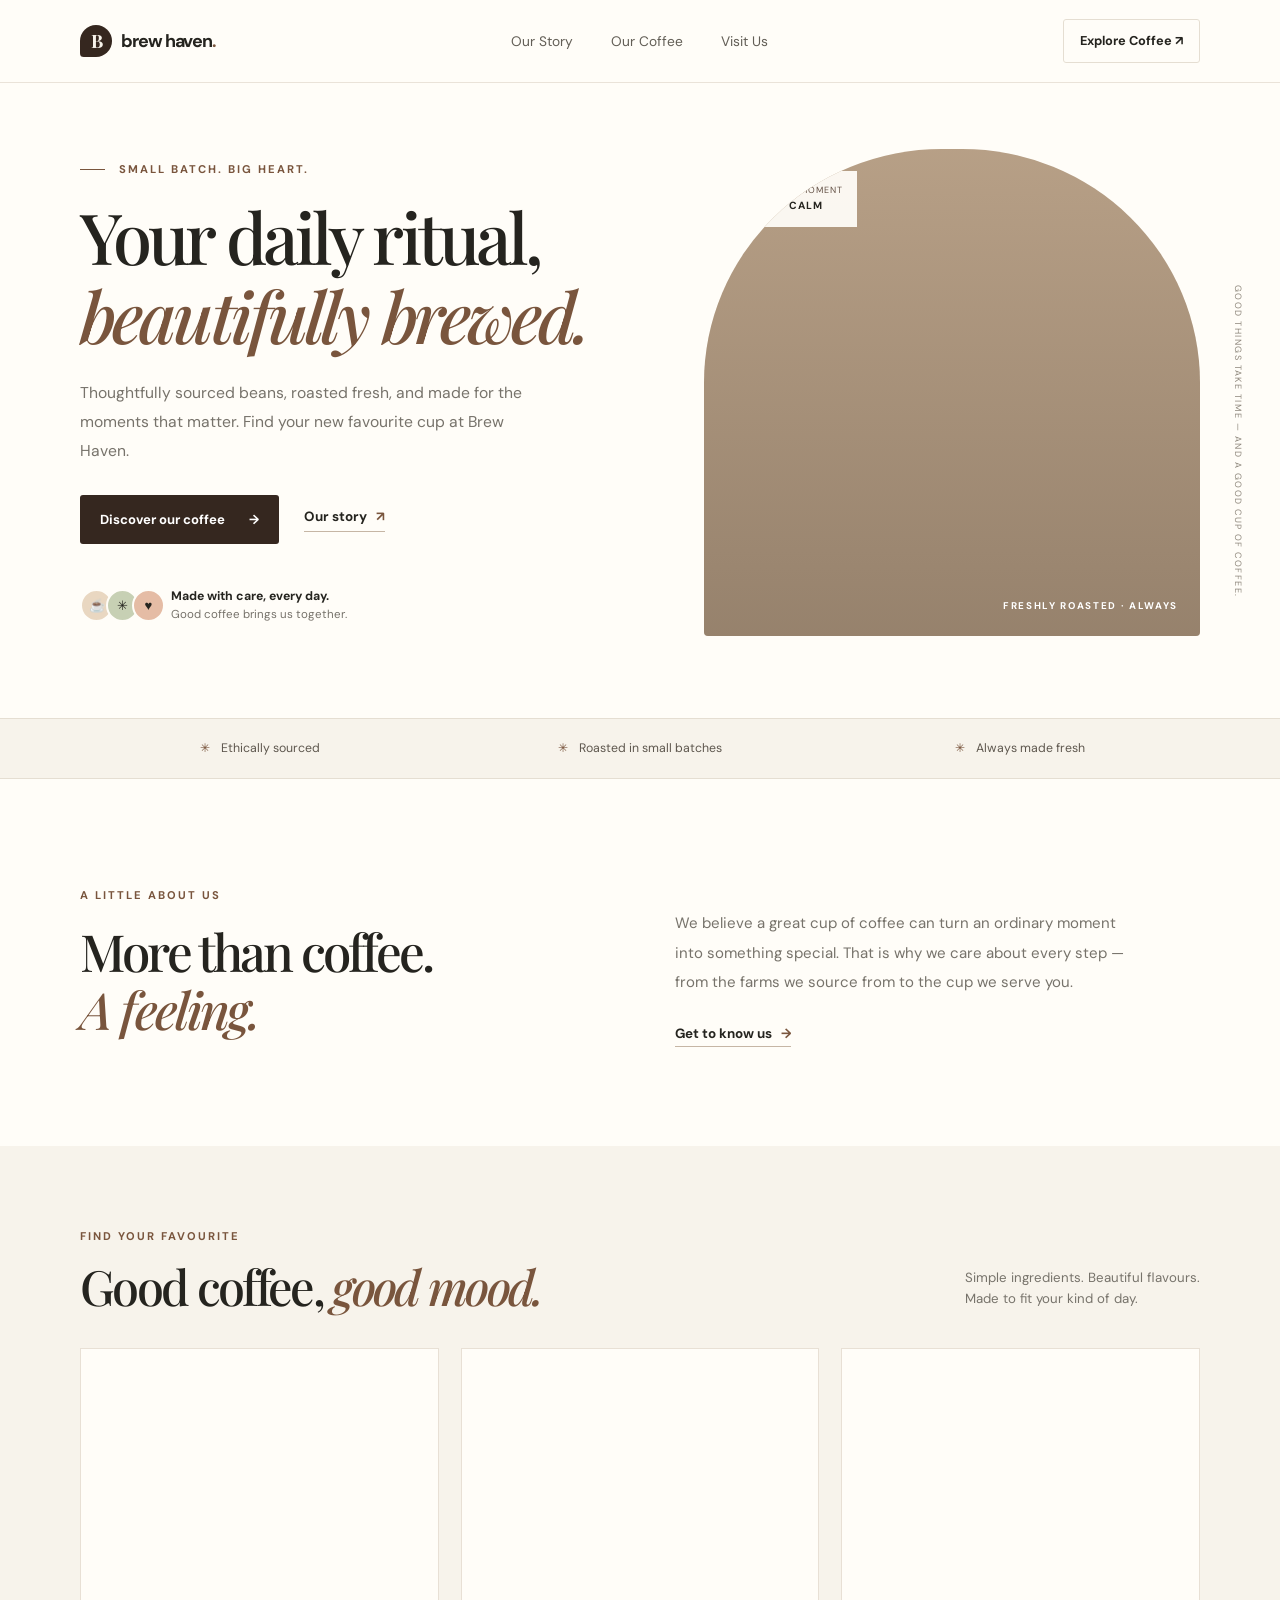
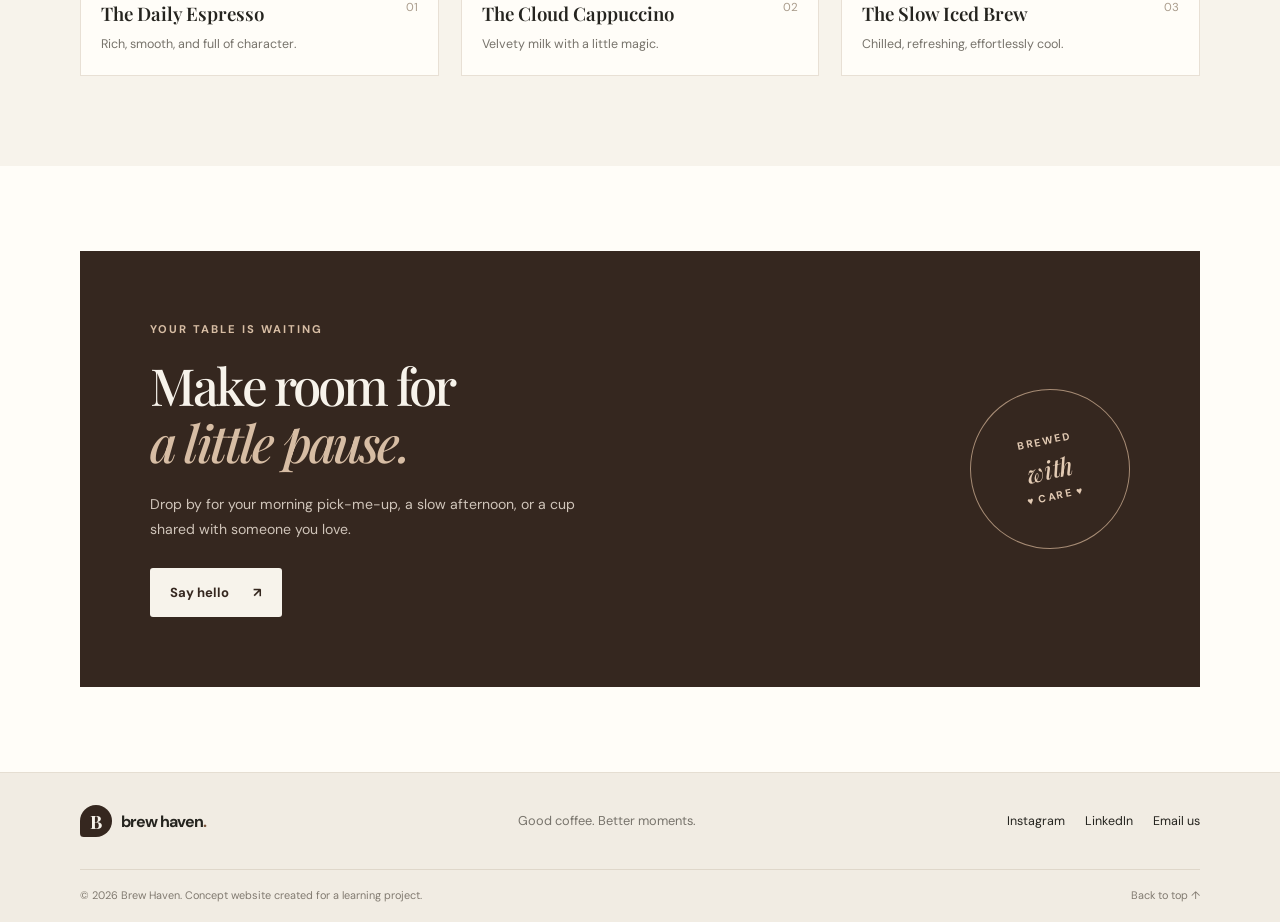
<file: WebDev-L1-LandingPage/index.html>
<!DOCTYPE html>
<html lang="en">
<head>
  <meta charset="UTF-8">
  <meta name="viewport" content="width=device-width, initial-scale=1.0">
  <meta name="description" content="Brew Haven — thoughtfully sourced coffee, roasted fresh and served with care.">
  <title>Brew Haven | Coffee, Made with Care</title>
  <link rel="preconnect" href="https://fonts.googleapis.com">
  <link rel="preconnect" href="https://fonts.gstatic.com" crossorigin>
  <link href="https://fonts.googleapis.com/css2?family=DM+Sans:wght@400;500;600;700&family=Playfair+Display:wght@500;600;700&display=swap" rel="stylesheet">
  <link rel="stylesheet" href="style.css">
</head>
<body>
  <header class="site-header">
    <nav class="navbar container" aria-label="Main navigation">
      <a class="brand" href="#home" aria-label="Brew Haven home"><span class="brand-mark">B</span> brew haven<span class="brand-dot">.</span></a>
      <div class="nav-links">
        <a href="#story">Our Story</a>
        <a href="#menu">Our Coffee</a>
        <a href="#visit">Visit Us</a>
      </div>
      <a class="nav-cta" href="#menu">Explore Coffee <span aria-hidden="true">↗</span></a>
    </nav>
  </header>

  <main>
    <section class="hero container" id="home">
      <div class="hero-copy">
        <p class="eyebrow"><span class="eyebrow-line"></span> SMALL BATCH. BIG HEART.</p>
        <h1>Your daily ritual,<br><em>beautifully brewed.</em></h1>
        <p class="hero-description">Thoughtfully sourced beans, roasted fresh, and made for the moments that matter. Find your new favourite cup at Brew Haven.</p>
        <div class="hero-actions">
          <a class="button button-dark" href="#menu">Discover our coffee <span aria-hidden="true">→</span></a>
          <a class="text-link" href="#story">Our story <span aria-hidden="true">↗</span></a>
        </div>
        <div class="hero-note">
          <div class="avatar-stack" aria-hidden="true"><span>☕</span><span>✳</span><span>♥</span></div>
          <p><strong>Made with care, every day.</strong><br><span>Good coffee brings us together.</span></p>
        </div>
      </div>
      <div class="hero-visual" role="img" aria-label="Freshly brewed coffee in a ceramic cup">
        <div class="image-label"><span class="label-icon">✳</span><span>YOUR MOMENT<br><strong>OF CALM</strong></span></div>
        <div class="image-caption">FRESHLY ROASTED · ALWAYS</div>
      </div>
      <div class="hero-side-note">GOOD THINGS TAKE TIME — AND A GOOD CUP OF COFFEE.</div>
    </section>

    <section class="promise-strip" aria-label="Our promise">
      <div class="container promise-grid">
        <p><span>✳</span> Ethically sourced</p>
        <p><span>✳</span> Roasted in small batches</p>
        <p><span>✳</span> Always made fresh</p>
      </div>
    </section>

    <section class="story section container" id="story">
      <div class="section-heading">
        <p class="eyebrow">A LITTLE ABOUT US</p>
        <h2>More than coffee.<br><em>A feeling.</em></h2>
      </div>
      <div class="story-copy">
        <p>We believe a great cup of coffee can turn an ordinary moment into something special. That is why we care about every step — from the farms we source from to the cup we serve you.</p>
        <a class="text-link" href="#visit">Get to know us <span aria-hidden="true">→</span></a>
      </div>
    </section>

    <section class="coffee-section" id="menu">
      <div class="container">
        <div class="coffee-heading">
          <div><p class="eyebrow">FIND YOUR FAVOURITE</p><h2>Good coffee, <em>good mood.</em></h2></div>
          <p>Simple ingredients. Beautiful flavours.<br>Made to fit your kind of day.</p>
        </div>
        <div class="coffee-grid">
          <article class="coffee-card">
            <div class="coffee-image coffee-image-one" role="img" aria-label="Espresso coffee"></div>
            <div class="coffee-card-body"><div><h3>The Daily Espresso</h3><p>Rich, smooth, and full of character.</p></div><span class="coffee-number">01</span></div>
          </article>
          <article class="coffee-card">
            <div class="coffee-image coffee-image-two" role="img" aria-label="Creamy cappuccino"></div>
            <div class="coffee-card-body"><div><h3>The Cloud Cappuccino</h3><p>Velvety milk with a little magic.</p></div><span class="coffee-number">02</span></div>
          </article>
          <article class="coffee-card">
            <div class="coffee-image coffee-image-three" role="img" aria-label="Iced coffee"></div>
            <div class="coffee-card-body"><div><h3>The Slow Iced Brew</h3><p>Chilled, refreshing, effortlessly cool.</p></div><span class="coffee-number">03</span></div>
          </article>
        </div>
      </div>
    </section>

    <section class="visit container section" id="visit">
      <div class="visit-card">
        <div><p class="eyebrow">YOUR TABLE IS WAITING</p><h2>Make room for<br><em>a little pause.</em></h2><p class="visit-description">Drop by for your morning pick-me-up, a slow afternoon, or a cup shared with someone you love.</p><a class="button button-light" href="mailto:hello@brewhaven.example">Say hello <span aria-hidden="true">↗</span></a></div>
        <div class="visit-stamp" aria-hidden="true"><span>BREWED</span><strong>with</strong><span>♥ CARE ♥</span></div>
      </div>
    </section>
  </main>

  <footer class="footer">
    <div class="container footer-main">
      <a class="brand brand-footer" href="#home"><span class="brand-mark">B</span> brew haven<span class="brand-dot">.</span></a>
      <p>Good coffee. Better moments.</p>
      <div class="footer-links"><a href="https://www.instagram.com/" target="_blank" rel="noreferrer">Instagram</a><a href="https://www.linkedin.com/" target="_blank" rel="noreferrer">LinkedIn</a><a href="mailto:hello@brewhaven.example">Email us</a></div>
    </div>
    <div class="container footer-bottom"><span>© 2026 Brew Haven. Concept website created for a learning project.</span><a href="#home">Back to top ↑</a></div>
  </footer>
</body>
</html>
</file>
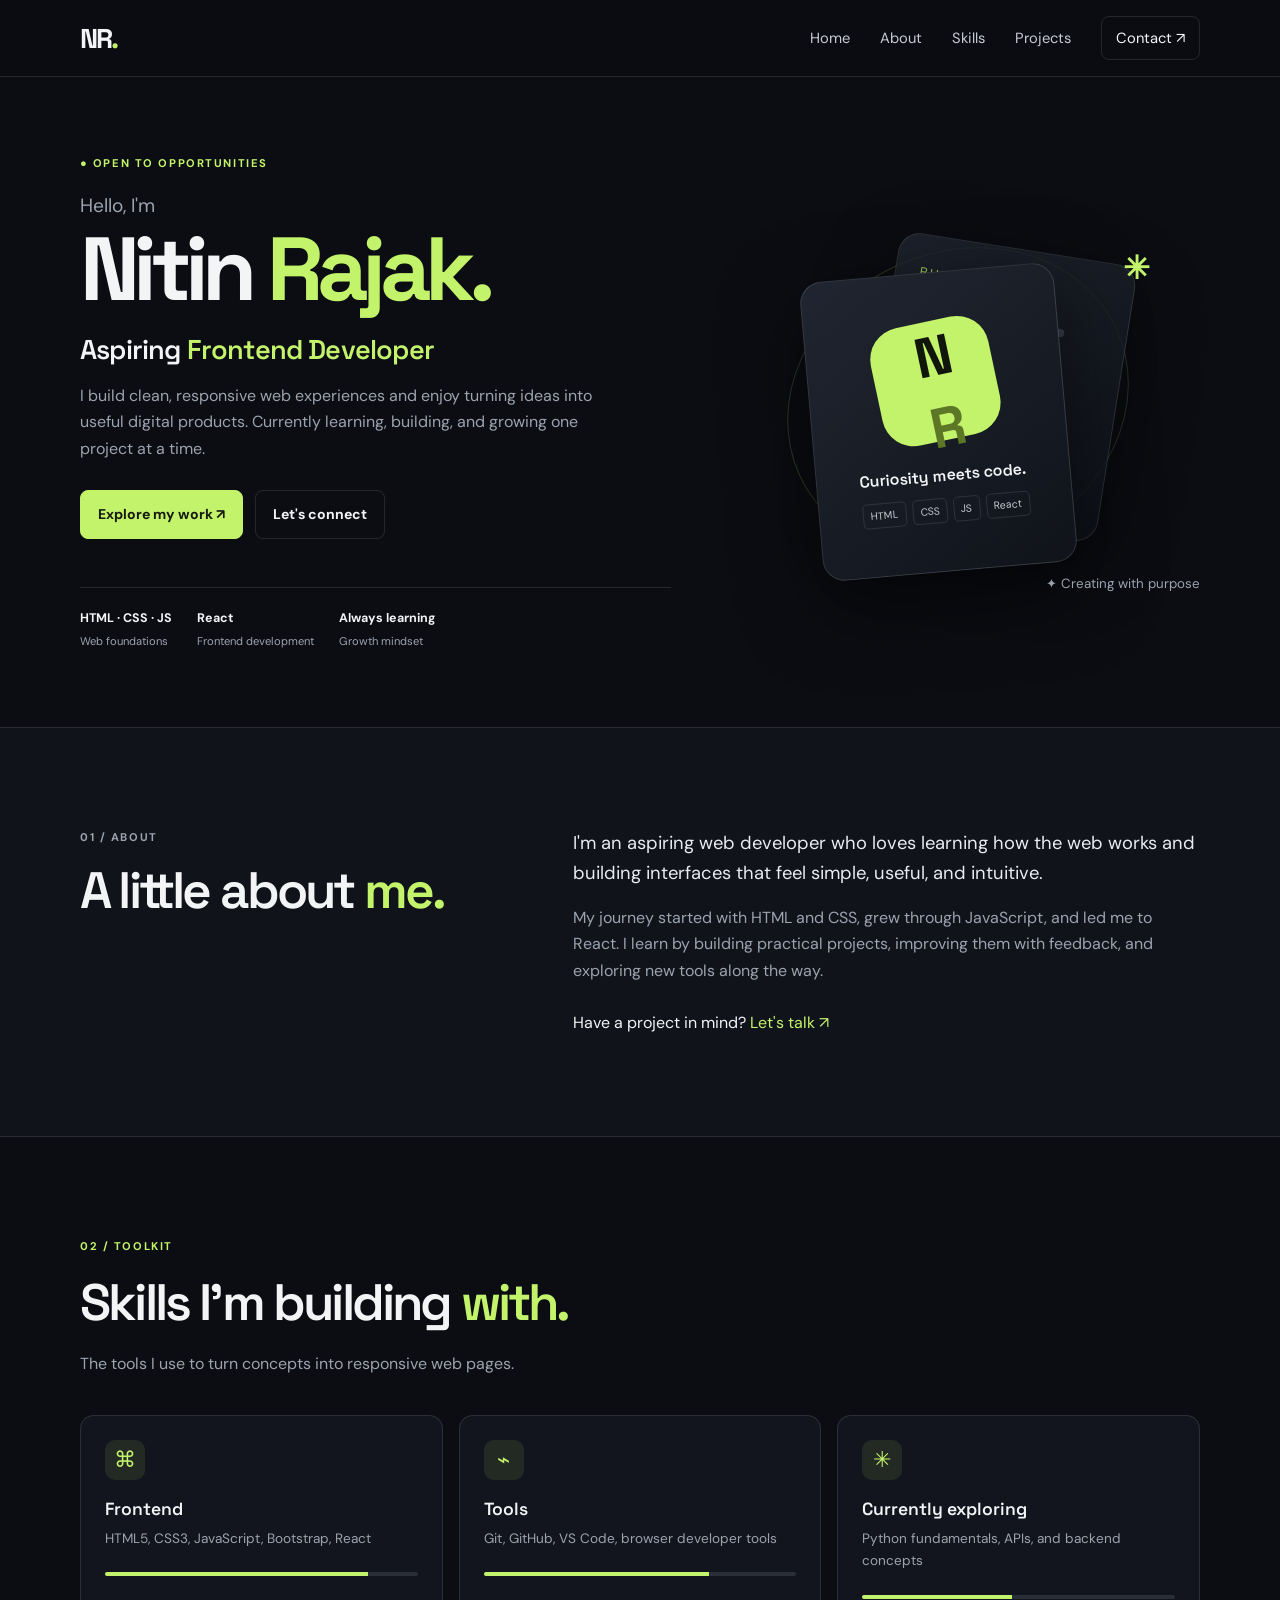
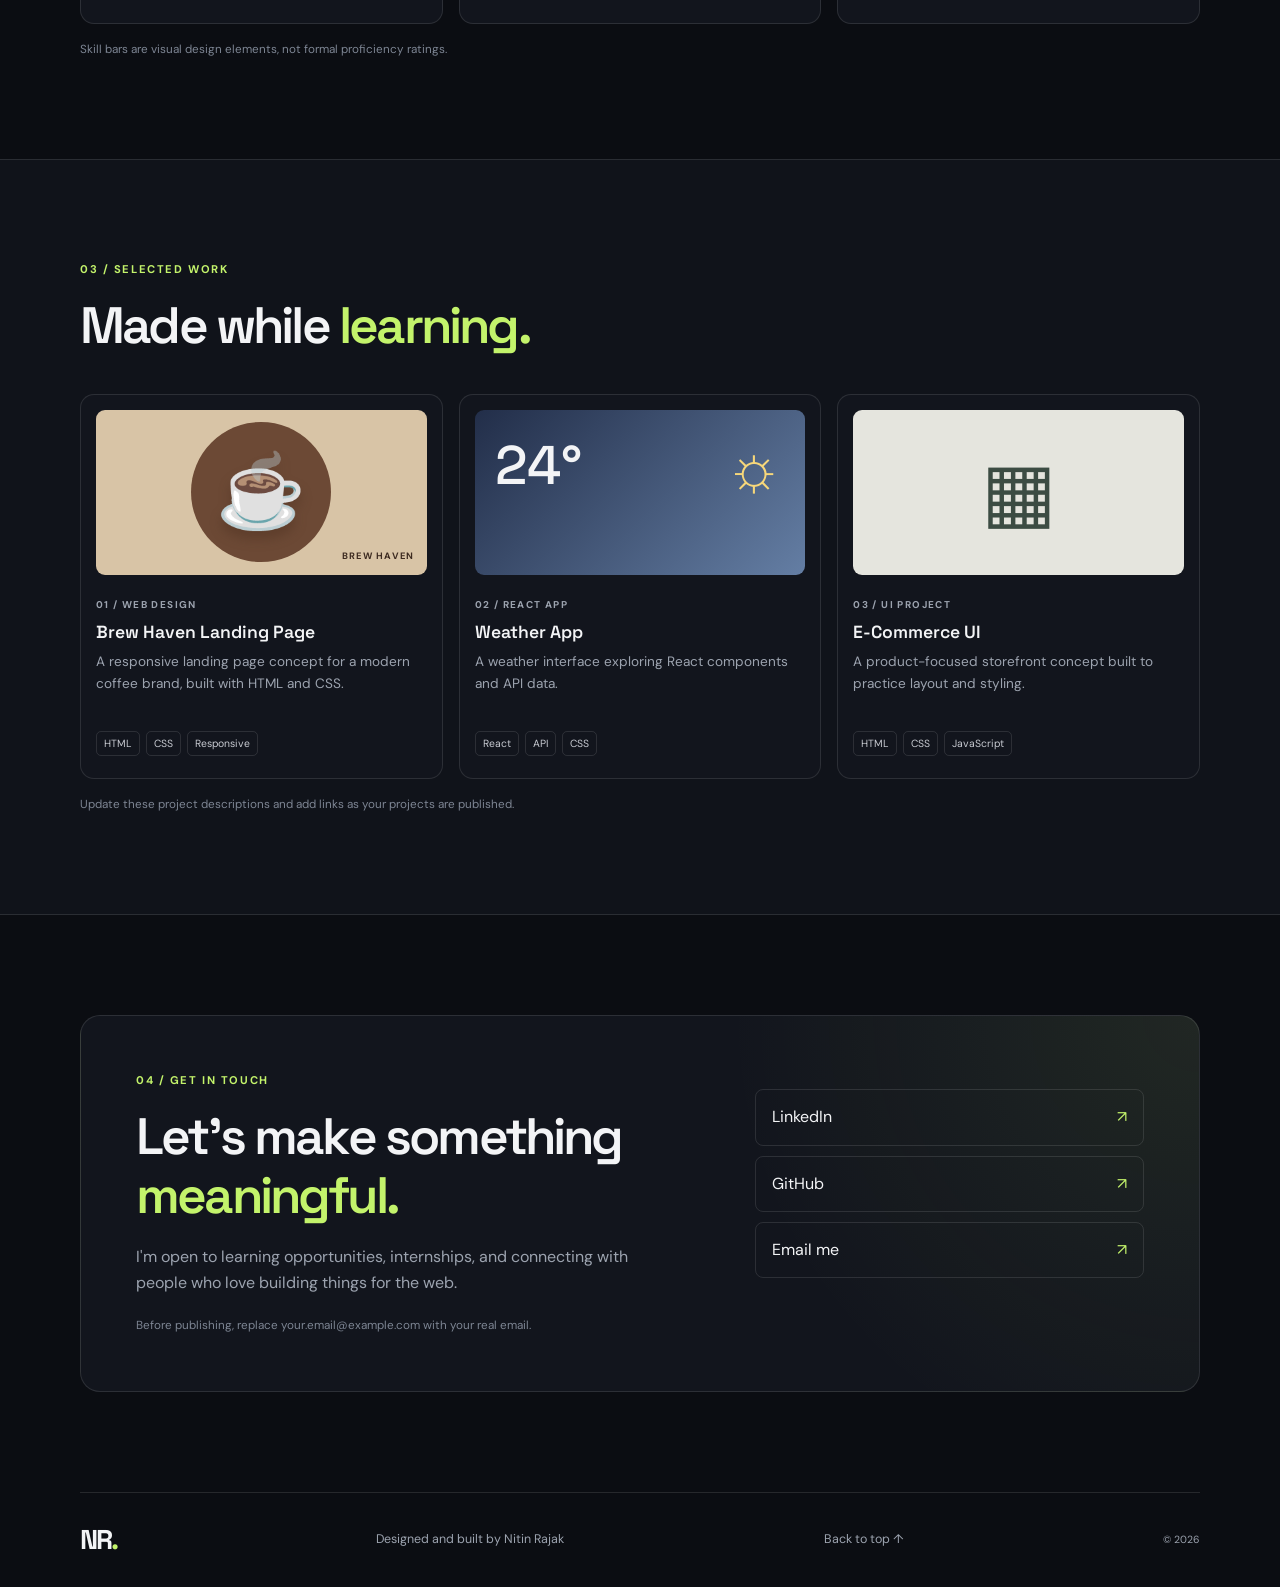
<file: WebDev-L1-PersonalPortfolio/index.html>
<!doctype html>
<html lang="en">
  <head>
    <meta charset="UTF-8" />
    <meta name="viewport" content="width=device-width, initial-scale=1.0" />
    <meta name="description" content="Nitin Rajak's personal portfolio" />
    <title>Nitin Rajak | Portfolio</title>
    <link rel="preconnect" href="https://fonts.googleapis.com" />
    <link
      href="https://fonts.googleapis.com/css2?family=DM+Sans:wght@400;500;700&family=Space+Grotesk:wght@400;500;700&display=swap"
      rel="stylesheet"
    />
    <link rel="stylesheet" href="style.css" />
  </head>
  <body>
    <header>
      <nav class="container nav">
        <a class="logo" href="#home">NR<span>.</span></a
        ><button
          id="menuToggle"
          aria-label="Toggle navigation"
          aria-expanded="false"
        >
          ☰
        </button>
        <div class="nav-links" id="navLinks">
          <a href="#home">Home</a><a href="#about">About</a
          ><a href="#skills">Skills</a><a href="#projects">Projects</a
          ><a class="contact-nav" href="#contact">Contact ↗</a>
        </div>
      </nav>
    </header>
    <main>
      <section class="hero container" id="home">
        <div>
          <p class="eyebrow">● OPEN TO OPPORTUNITIES</p>
          <p class="hello">Hello, I'm</p>
          <h1>Nitin <span>Rajak.</span></h1>
          <h2>Aspiring <span id="roleText">Frontend Developer</span></h2>
          <p class="intro">
            I build clean, responsive web experiences and enjoy turning ideas
            into useful digital products. Currently learning, building, and
            growing one project at a time.
          </p>
          <div class="actions">
            <a class="btn primary" href="#projects">Explore my work ↗</a
            ><a class="btn" href="#contact">Let's connect</a>
          </div>
          <div class="stats">
            <div><b>HTML · CSS · JS</b><small>Web foundations</small></div>
            <div><b>React</b><small>Frontend development</small></div>
            <div><b>Always learning</b><small>Growth mindset</small></div>
          </div>
        </div>
        <div class="visual">
          <div class="orbit"></div>
          <div class="back-card">
            <small>BUILD / LEARN</small><i></i><i></i><i></i><i></i>
          </div>
          <div class="front-card">
            <div class="avatar">N<span>R</span></div>
            <h3>Curiosity meets code.</h3>
            <div class="tags">
              <span>HTML</span><span>CSS</span><span>JS</span><span>React</span>
            </div>
          </div>
          <b class="spark">✳</b
          ><small class="visual-note">✦ Creating with purpose</small>
        </div>
      </section>
      <section class="section band" id="about">
        <div class="container about-grid">
          <div>
            <p class="eyebrow">01 / ABOUT</p>
            <h2>A little about <span>me.</span></h2>
          </div>
          <div>
            <p class="lead">
              I'm an aspiring web developer who loves learning how the web works
              and building interfaces that feel simple, useful, and intuitive.
            </p>
            <p>
              My journey started with HTML and CSS, grew through JavaScript, and
              led me to React. I learn by building practical projects, improving
              them with feedback, and exploring new tools along the way.
            </p>
            <a class="text-link" href="#contact"
              >Have a project in mind? <span>Let's talk ↗</span></a
            >
          </div>
        </div>
      </section>
      <section class="section container" id="skills">
        <p class="eyebrow">02 / TOOLKIT</p>
        <h2>Skills I'm building <span>with.</span></h2>
        <p class="muted">
          The tools I use to turn concepts into responsive web pages.
        </p>
        <div class="cards">
          <article class="card">
            <div class="icon">⌘</div>
            <h3>Frontend</h3>
            <p>HTML5, CSS3, JavaScript, Bootstrap, React</p>
            <div class="track"><i style="width: 84%"></i></div>
          </article>
          <article class="card">
            <div class="icon">⌁</div>
            <h3>Tools</h3>
            <p>Git, GitHub, VS Code, browser developer tools</p>
            <div class="track"><i style="width: 72%"></i></div>
          </article>
          <article class="card">
            <div class="icon">✳</div>
            <h3>Currently exploring</h3>
            <p>Python fundamentals, APIs, and backend concepts</p>
            <div class="track"><i style="width: 48%"></i></div>
          </article>
        </div>
        <small class="footnote"
          >Skill bars are visual design elements, not formal proficiency
          ratings.</small
        >
      </section>
      <section class="section band" id="projects">
        <div class="container">
          <p class="eyebrow">03 / SELECTED WORK</p>
          <h2>Made while <span>learning.</span></h2>
          <div class="cards projects">
            <article class="project card">
              <div class="art coffee">
                <span>☕</span><small>BREW HAVEN</small>
              </div>
              <p class="eyebrow">01 / WEB DESIGN</p>
              <h3>Brew Haven Landing Page</h3>
              <p>
                A responsive landing page concept for a modern coffee brand,
                built with HTML and CSS.
              </p>
              <div class="tags">
                <span>HTML</span><span>CSS</span><span>Responsive</span>
              </div>
            </article>
            <article class="project card">
              <div class="art weather"><span>☼</span><b>24°</b></div>
              <p class="eyebrow">02 / REACT APP</p>
              <h3>Weather App</h3>
              <p>
                A weather interface exploring React components and API data.
              </p>
              <div class="tags">
                <span>React</span><span>API</span><span>CSS</span>
              </div>
            </article>
            <article class="project card">
              <div class="art shop"><span>▦</span></div>
              <p class="eyebrow">03 / UI PROJECT</p>
              <h3>E-Commerce UI</h3>
              <p>
                A product-focused storefront concept built to practice layout
                and styling.
              </p>
              <div class="tags">
                <span>HTML</span><span>CSS</span><span>JavaScript</span>
              </div>
            </article>
          </div>
          <small class="footnote"
            >Update these project descriptions and add links as your projects
            are published.</small
          >
        </div>
      </section>
      <section class="section container" id="contact">
        <div class="contact-panel">
          <div>
            <p class="eyebrow">04 / GET IN TOUCH</p>
            <h2>Let's make something <span>meaningful.</span></h2>
            <p class="muted">
              I'm open to learning opportunities, internships, and connecting
              with people who love building things for the web.
            </p>
          </div>
          <div class="contact-links">
            <a
              href="https://www.linkedin.com/in/nitinrajak/"
              target="_blank"
              rel="noreferrer"
              >LinkedIn <span>↗</span></a
            ><a
              href="https://github.com/nitin-rajak"
              target="_blank"
              rel="noreferrer"
              >GitHub <span>↗</span></a
            ><a href="mailto:your.email@example.com">Email me <span>↗</span></a>
          </div>
          <small class="footnote"
            >Before publishing, replace your.email@example.com with your real
            email.</small
          >
        </div>
      </section>
    </main>
    <footer class="container footer">
      <a class="logo" href="#home">NR<span>.</span></a>
      <p>Designed and built by Nitin Rajak</p>
      <a href="#home">Back to top ↑</a><small>© <span id="year"></span></small>
    </footer>
    <script>
      const toggle = document.getElementById("menuToggle"),
        links = document.getElementById("navLinks");
      toggle.addEventListener("click", () => {
        const open = links.classList.toggle("open");
        toggle.setAttribute("aria-expanded", String(open));
        toggle.textContent = open ? "✕" : "☰";
      });
      links.querySelectorAll("a").forEach((a) =>
        a.addEventListener("click", () => {
          links.classList.remove("open");
          toggle.setAttribute("aria-expanded", "false");
          toggle.textContent = "☰";
        }),
      );
      document.getElementById("year").textContent = new Date().getFullYear();
      const roles = [
        "Frontend Developer",
        "React Developer",
        "Creative Builder",
      ];
      let n = 0;
      setInterval(() => {
        n = (n + 1) % roles.length;
        document.getElementById("roleText").textContent = roles[n];
      }, 2600);
    </script>
  </body>
</html>
</file>
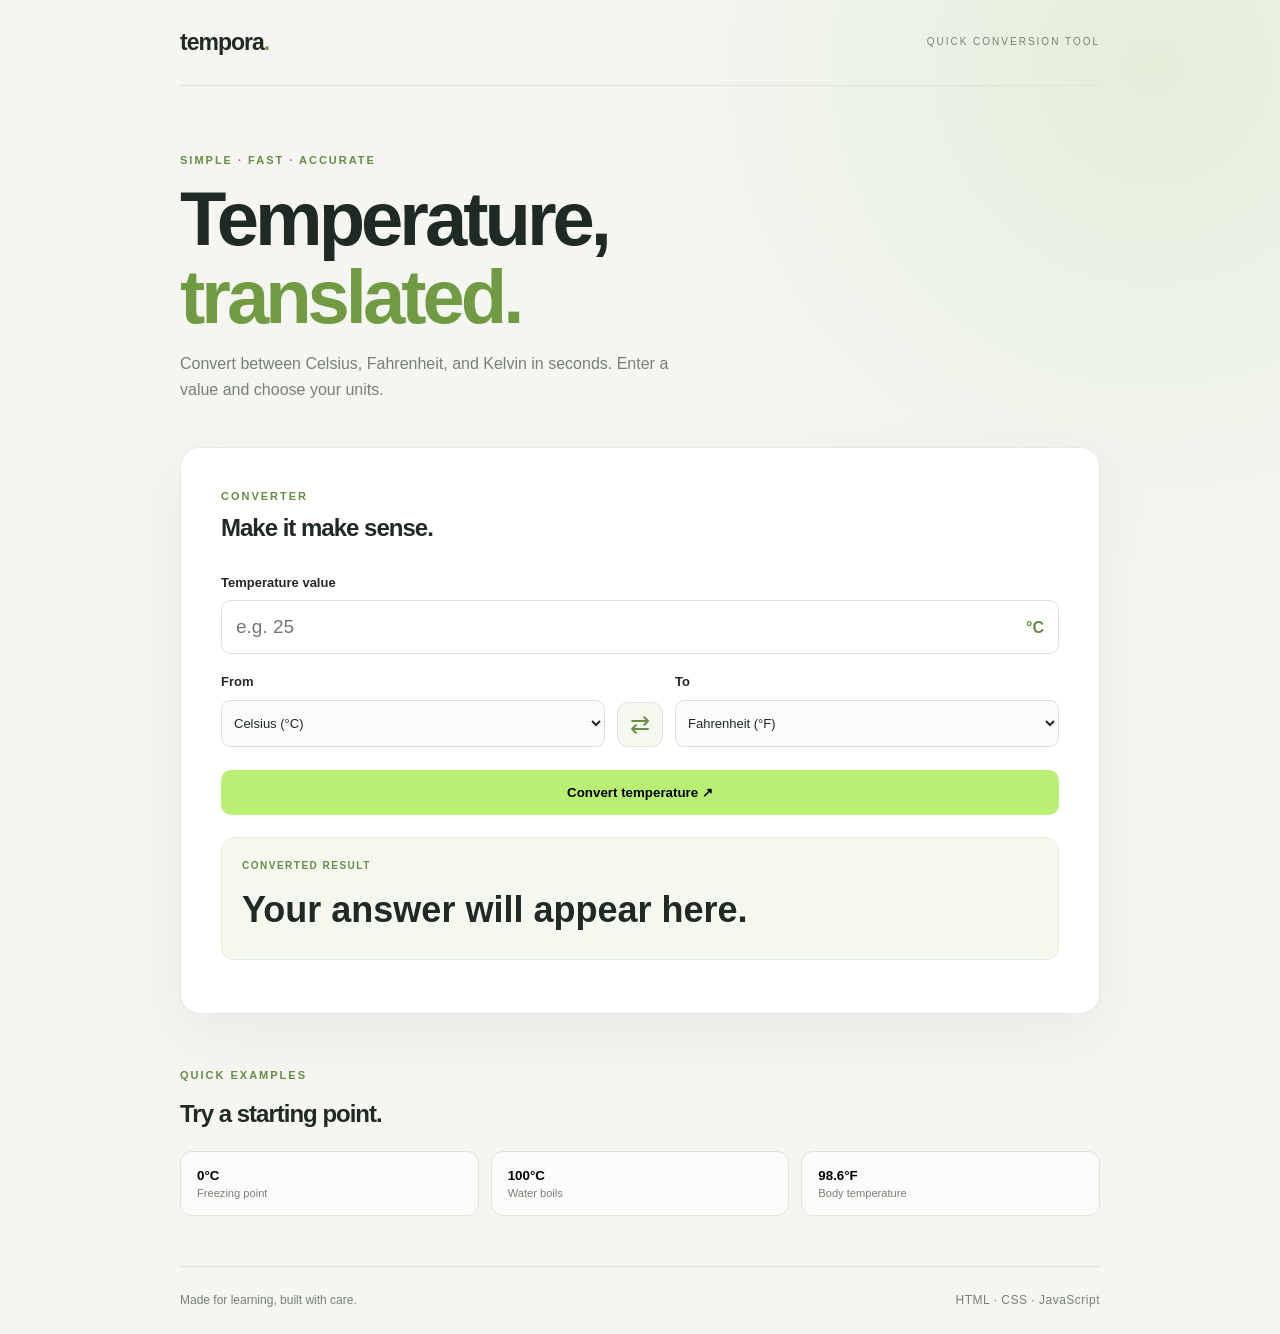
<file: WebDev-L1-TemperatureConverter/index.html>
<!doctype html>
<html lang="en">
  <head>
    <meta charset="UTF-8" />
    <meta name="viewport" content="width=device-width,initial-scale=1" />
    <title>Tempora | Temperature Converter</title>
    <link rel="stylesheet" href="style.css" />
  </head>
  <body>
    <main class="wrap">
      <header>
        <a class="logo" href="#">tempora<span>.</span></a
        ><small>QUICK CONVERSION TOOL</small>
      </header>
      <section class="intro">
        <p class="eyebrow">SIMPLE · FAST · ACCURATE</p>
        <h1>Temperature,<br /><span>translated.</span></h1>
        <p>
          Convert between Celsius, Fahrenheit, and Kelvin in seconds. Enter a
          value and choose your units.
        </p>
      </section>
      <section class="panel">
        <p class="eyebrow">CONVERTER</p>
        <h2>Make it make sense.</h2>
        <form id="form">
          <label for="value">Temperature value</label>
          <div class="input">
            <input
              id="value"
              type="number"
              step="any"
              placeholder="e.g. 25"
              required
            /><b id="badge">°C</b>
          </div>
          <div class="units">
            <div>
              <label for="from">From</label
              ><select id="from">
                <option value="C">Celsius (°C)</option>
                <option value="F">Fahrenheit (°F)</option>
                <option value="K">Kelvin (K)</option>
              </select>
            </div>
            <button type="button" id="swap" aria-label="Swap units">⇄</button>
            <div>
              <label for="to">To</label
              ><select id="to">
                <option value="F">Fahrenheit (°F)</option>
                <option value="C">Celsius (°C)</option>
                <option value="K">Kelvin (K)</option>
              </select>
            </div>
          </div>
          <button class="convert" type="submit">Convert temperature ↗</button>
        </form>
        <div class="result" aria-live="polite">
          <small>CONVERTED RESULT</small
          ><strong id="answer">Your answer will appear here.</strong>
        </div>
        <p id="error" role="alert"></p>
      </section>
      <section class="examples">
        <p class="eyebrow">QUICK EXAMPLES</p>
        <h2>Try a starting point.</h2>
        <div class="quick">
          <button data-v="0" data-f="C" data-t="F">
            <b>0°C</b><small>Freezing point</small></button
          ><button data-v="100" data-f="C" data-t="F">
            <b>100°C</b><small>Water boils</small></button
          ><button data-v="98.6" data-f="F" data-t="C">
            <b>98.6°F</b><small>Body temperature</small>
          </button>
        </div>
      </section>
      <footer>
        Made for learning, built with care. <span>HTML · CSS · JavaScript</span>
      </footer>
    </main>
    <script src="script.js"></script>
  </body>
</html>
</file>
<file: WebDev-L1-LandingPage/style.css>
/* Brew Haven — responsive landing page
   Built with HTML5 and CSS3 for the Oasis Infobyte Web Development task. */
:root {
  --cream: #f7f3eb;
  --paper: #fffdf8;
  --ink: #25241f;
  --muted: #77736b;
  --brown: #79553d;
  --brown-dark: #35271f;
  --line: #e5ded2;
  --serif: "Playfair Display", Georgia, serif;
  --sans: "DM Sans", Arial, sans-serif;
}
* { box-sizing: border-box; }
html { scroll-behavior: smooth; scroll-padding-top: 90px; }
body { margin: 0; background: var(--paper); color: var(--ink); font-family: var(--sans); line-height: 1.6; }
a { color: inherit; text-decoration: none; }
.container { width: min(1120px, calc(100% - 48px)); margin-inline: auto; }
.site-header { position: sticky; top: 0; z-index: 10; background: rgba(255,253,248,.94); backdrop-filter: blur(12px); border-bottom: 1px solid rgba(229,222,210,.8); }
.navbar { min-height: 82px; display: flex; align-items: center; justify-content: space-between; gap: 24px; }
.brand { display: inline-flex; align-items: center; gap: 9px; font-size: 1.12rem; font-weight: 700; letter-spacing: -.06em; white-space: nowrap; }
.brand-mark { display: grid; place-items: center; width: 32px; height: 32px; border-radius: 50% 50% 50% 12%; color: var(--cream); background: var(--brown-dark); font-family: var(--serif); font-size: 1.15rem; }
.brand-dot { color: var(--brown); margin-left: -9px; }
.nav-links { display: flex; gap: clamp(18px, 3vw, 38px); color: #625e56; font-size: .86rem; }
.nav-links a, .footer-links a, .footer-bottom a { transition: color .2s ease; }
.nav-links a:hover, .footer-links a:hover, .footer-bottom a:hover { color: var(--brown); }
.nav-cta { padding: 11px 16px; border: 1px solid var(--line); border-radius: 3px; font-size: .8rem; font-weight: 700; transition: background .2s, color .2s; white-space: nowrap; }
.nav-cta:hover { background: var(--brown-dark); color: white; }
.hero { min-height: 590px; display: grid; grid-template-columns: 1.05fr .95fr; align-items: center; gap: clamp(34px, 6vw, 80px); padding-block: 66px 82px; position: relative; }
.hero-copy { padding-block: 12px; }
.eyebrow { margin: 0 0 18px; color: var(--brown); font-size: .7rem; font-weight: 700; letter-spacing: .18em; }
.eyebrow-line { display: inline-block; width: 25px; height: 1px; margin: 0 9px 3px 0; background: var(--brown); }
h1, h2, h3, p { margin-top: 0; }
h1, h2 { font-family: var(--serif); font-weight: 500; letter-spacing: -.055em; line-height: 1.12; }
h1 { max-width: 600px; margin-bottom: 23px; font-size: clamp(2.8rem, 5.5vw, 4.75rem); }
h1 em, h2 em { color: var(--brown); font-weight: 500; }
.hero-description { max-width: 455px; color: var(--muted); font-size: .98rem; line-height: 1.85; }
.hero-actions { display: flex; align-items: center; gap: 25px; flex-wrap: wrap; margin-top: 30px; }
.button { display: inline-flex; align-items: center; justify-content: center; gap: 24px; min-height: 49px; padding: 0 20px; border-radius: 3px; font-size: .82rem; font-weight: 700; transition: transform .2s, background .2s; }
.button:hover { transform: translateY(-2px); }
.button-dark { color: white; background: var(--brown-dark); }
.button-dark:hover { background: var(--brown); }
.text-link { font-size: .84rem; font-weight: 700; border-bottom: 1px solid #c6b6a5; padding-bottom: 4px; }
.text-link span { margin-left: 6px; color: var(--brown); }
.hero-note { display: flex; align-items: center; gap: 13px; margin-top: 43px; }
.avatar-stack { display: flex; }
.avatar-stack span { display: grid; place-items: center; width: 33px; height: 33px; margin-right: -7px; border: 2px solid var(--paper); border-radius: 50%; background: #e9d7c1; font-size: .82rem; }
.avatar-stack span:nth-child(2) { background: #c7d0b4; }
.avatar-stack span:nth-child(3) { background: #e5bca5; }
.hero-note p { margin: 0; font-size: .72rem; line-height: 1.55; }
.hero-note strong { font-size: .77rem; }
.hero-note p span { color: var(--muted); }
.hero-visual { min-height: 440px; height: 100%; max-height: 490px; position: relative; overflow: hidden; background: #bda58b url("https://images.unsplash.com/photo-1445116572660-236099ec97a0?auto=format&fit=crop&w=1100&q=85") center/cover; border-radius: 48% 48% 4px 4px; }
.hero-visual::after { content: ""; position: absolute; inset: 0; background: linear-gradient(180deg, rgba(35,25,17,.04), rgba(35,25,17,.25)); }
.image-label { position: absolute; z-index: 1; top: 22px; left: 22px; display: flex; align-items: center; gap: 10px; padding: 12px 14px; background: rgba(255,253,248,.94); color: #625044; font-size: .56rem; letter-spacing: .12em; line-height: 1.55; }
.image-label strong { color: var(--ink); font-size: .65rem; }
.label-icon { font-size: 1.3rem; }
.image-caption { position: absolute; z-index: 1; bottom: 22px; right: 22px; color: white; font-size: .61rem; font-weight: 700; letter-spacing: .17em; }
.hero-side-note { position: absolute; right: -45px; bottom: 120px; writing-mode: vertical-rl; color: #8e877c; font-size: .57rem; letter-spacing: .16em; }
.promise-strip { background: var(--cream); border-block: 1px solid var(--line); }
.promise-grid { display: grid; grid-template-columns: repeat(3, 1fr); gap: 20px; padding-block: 20px; }
.promise-grid p { margin: 0; text-align: center; color: #5e574e; font-size: .77rem; }
.promise-grid span { color: var(--brown); padding-right: 8px; }
.section { padding-block: 100px; }
.story { display: grid; grid-template-columns: 1fr 1fr; align-items: center; gap: 70px; }
.section-heading h2, .coffee-heading h2, .visit-card h2 { margin-bottom: 0; font-size: clamp(2.25rem, 4vw, 3.45rem); }
.story-copy { max-width: 470px; padding-top: 30px; }
.story-copy p { color: var(--muted); font-size: .94rem; line-height: 1.95; margin-bottom: 23px; }
.coffee-section { padding-block: 82px 90px; background: var(--cream); }
.coffee-heading { display: flex; align-items: end; justify-content: space-between; gap: 30px; margin-bottom: 35px; }
.coffee-heading .eyebrow { margin-bottom: 13px; }
.coffee-heading h2 { font-size: clamp(2rem, 3.8vw, 3.1rem); }
.coffee-heading > p { margin-bottom: 4px; color: var(--muted); font-size: .83rem; }
.coffee-grid { display: grid; grid-template-columns: repeat(3, 1fr); gap: 22px; }
.coffee-card { background: var(--paper); border: 1px solid #e8e0d5; transition: transform .25s, box-shadow .25s; }
.coffee-card:hover { transform: translateY(-5px); box-shadow: 0 14px 28px rgba(60,40,24,.08); }
.coffee-image { height: 230px; background-size: cover; background-position: center; }
.coffee-image-one { background-image: url("https://images.unsplash.com/photo-1510707577719-ae7c14805e3a?auto=format&fit=crop&w=700&q=80"); }
.coffee-image-two { background-image: url("https://images.unsplash.com/photo-1570968915860-54d5c301fa9f?auto=format&fit=crop&w=700&q=80"); }
.coffee-image-three { background-image: url("https://images.unsplash.com/photo-1461023058943-07fcbe16d735?auto=format&fit=crop&w=700&q=80"); }
.coffee-card-body { display: flex; justify-content: space-between; gap: 12px; padding: 20px; }
.coffee-card h3 { margin-bottom: 6px; font-family: var(--serif); font-size: 1.17rem; font-weight: 600; }
.coffee-card p { margin-bottom: 0; color: var(--muted); font-size: .78rem; }
.coffee-number { color: #a99b8b; font-size: .72rem; }
.visit { padding-block: 85px; }
.visit-card { display: flex; align-items: center; justify-content: space-between; gap: 30px; padding: clamp(30px, 6vw, 70px); color: var(--cream); background: var(--brown-dark); position: relative; overflow: hidden; }
.visit-card .eyebrow { color: #d7bda4; }
.visit-card h2 { margin-bottom: 20px; }
.visit-card h2 em { color: #d7bda4; }
.visit-description { max-width: 440px; color: #d0c5ba; font-size: .88rem; line-height: 1.8; }
.button-light { margin-top: 12px; background: var(--cream); color: var(--brown-dark); }
.button-light:hover { background: white; }
.visit-stamp { display: flex; flex-direction: column; align-items: center; justify-content: center; flex: 0 0 160px; width: 160px; height: 160px; border: 1px solid #a78c75; border-radius: 50%; color: #e3cbb4; transform: rotate(-12deg); }
.visit-stamp span { font-size: .65rem; font-weight: 700; letter-spacing: .16em; }
.visit-stamp strong { font-family: var(--serif); font-size: 1.55rem; font-style: italic; font-weight: 500; }
.footer { background: #f1ece3; border-top: 1px solid var(--line); }
.footer-main { display: flex; align-items: center; justify-content: space-between; gap: 24px; padding-block: 32px; }
.brand-footer { font-size: 1rem; }
.footer-main > p { margin: 0; color: var(--muted); font-size: .8rem; }
.footer-links { display: flex; gap: 20px; font-size: .78rem; }
.footer-bottom { display: flex; justify-content: space-between; gap: 20px; padding-block: 17px; border-top: 1px solid #dfd7ca; color: #817a70; font-size: .68rem; }
.footer-bottom a { white-space: nowrap; }

@media (max-width: 900px) {
  .hero { gap: 34px; min-height: auto; padding-block: 55px 65px; }
  .hero-visual { min-height: 390px; }
  .hero-side-note { display: none; }
  .story { gap: 35px; }
  .coffee-image { height: 190px; }
}
@media (max-width: 680px) {
  .container { width: min(100% - 32px, 520px); }
  .navbar { min-height: 72px; flex-wrap: wrap; gap: 10px; padding-block: 12px; }
  .brand { font-size: 1rem; }
  .brand-mark { width: 29px; height: 29px; }
  .nav-links { order: 3; width: 100%; justify-content: space-between; padding: 8px 0 2px; font-size: .78rem; }
  .nav-cta { padding: 9px 11px; font-size: .72rem; }
  .hero { grid-template-columns: 1fr; padding-block: 45px 52px; gap: 32px; }
  h1 { font-size: clamp(2.7rem, 12vw, 4rem); }
  .hero-description { font-size: .91rem; }
  .hero-visual { min-height: 360px; max-height: 440px; width: 100%; }
  .promise-grid { grid-template-columns: 1fr; gap: 10px; padding-block: 18px; }
  .promise-grid p { text-align: left; }
  .section { padding-block: 65px; }
  .story { grid-template-columns: 1fr; gap: 20px; }
  .story-copy { padding-top: 0; }
  .coffee-section { padding-block: 62px; }
  .coffee-heading { align-items: start; flex-direction: column; gap: 12px; }
  .coffee-grid { grid-template-columns: 1fr; gap: 18px; }
  .coffee-image { height: 250px; }
  .visit { padding-block: 55px; }
  .visit-card { align-items: start; flex-direction: column; }
  .visit-stamp { width: 125px; height: 125px; flex-basis: 125px; align-self: flex-end; margin-top: -10px; }
  .footer-main { align-items: start; flex-direction: column; gap: 16px; }
  .footer-links { flex-wrap: wrap; }
  .footer-bottom { align-items: start; flex-direction: column; gap: 8px; }
}
@media (prefers-reduced-motion: reduce) {
  html { scroll-behavior: auto; }
  *, *::before, *::after { transition-duration: .01ms !important; animation-duration: .01ms !important; }
}
</file>
<file: WebDev-L1-PersonalPortfolio/style.css>
:root {
  --bg: #0b0d12;
  --panel: #12151d;
  --text: #f3f4f6;
  --muted: #9ca3af;
  --line: rgba(255, 255, 255, 0.11);
  --accent: #c3f36b;
  --head: "Space Grotesk", sans-serif;
  --body: "DM Sans", sans-serif;
}
* {
  box-sizing: border-box;
  margin: 0;
  padding: 0;
}
html {
  scroll-behavior: smooth;
  scroll-padding-top: 90px;
}
body {
  background: var(--bg);
  color: var(--text);
  font-family: var(--body);
  line-height: 1.65;
}
a {
  color: inherit;
  text-decoration: none;
}
.container {
  width: min(1120px, calc(100% - 48px));
  margin: auto;
}
header {
  position: sticky;
  top: 0;
  z-index: 5;
  background: #0b0d12e8;
  backdrop-filter: blur(14px);
  border-bottom: 1px solid var(--line);
}
.nav {
  min-height: 76px;
  display: flex;
  align-items: center;
  justify-content: space-between;
}
.logo {
  font: 700 1.7rem var(--head);
  letter-spacing: -2px;
}
.logo span,
h1 span,
h2 span {
  color: var(--accent);
}
.nav-links {
  display: flex;
  align-items: center;
  gap: 30px;
  color: #c7cbd3;
  font-size: 0.92rem;
}
.nav-links a:hover,
.text-link:hover {
  color: var(--accent);
}
.contact-nav {
  border: 1px solid var(--line);
  padding: 9px 14px;
  border-radius: 8px;
  color: var(--text);
}
#menuToggle {
  display: none;
  background: none;
  color: var(--text);
  border: 0;
  font-size: 1.5rem;
}
.hero {
  min-height: 650px;
  display: grid;
  grid-template-columns: 1.1fr 0.9fr;
  align-items: center;
  gap: 45px;
  padding-block: 70px;
}
.eyebrow {
  color: var(--accent);
  letter-spacing: 0.14em;
  font-size: 0.7rem;
  font-weight: 700;
  margin-bottom: 18px;
}
.hello {
  font-size: 1.2rem;
  color: var(--muted);
}
h1 {
  font: 700 clamp(3.7rem, 7vw, 6rem)/1.05 var(--head);
  letter-spacing: -0.075em;
}
h2 {
  font: 600 clamp(2.2rem, 4vw, 3.5rem)/1.15 var(--head);
  letter-spacing: -0.055em;
}
.hero h2 {
  font-size: clamp(1.2rem, 2.5vw, 1.7rem);
  margin-top: 18px;
  letter-spacing: -0.03em;
}
.hero h2 span {
  color: var(--accent);
}
.intro,
.muted {
  color: var(--muted);
  max-width: 540px;
  margin-top: 18px;
}
.actions {
  display: flex;
  gap: 12px;
  flex-wrap: wrap;
  margin-top: 28px;
}
.btn {
  padding: 12px 17px;
  border: 1px solid var(--line);
  border-radius: 8px;
  font-weight: 700;
  font-size: 0.88rem;
  transition: 0.2s;
}
.btn:hover {
  transform: translateY(-3px);
}
.primary {
  background: var(--accent);
  color: #151a0d;
  border-color: var(--accent);
}
.stats {
  display: flex;
  gap: 25px;
  flex-wrap: wrap;
  margin-top: 48px;
  padding-top: 20px;
  border-top: 1px solid var(--line);
}
.stats div {
  display: grid;
  gap: 3px;
}
.stats b {
  font-size: 0.78rem;
}
.stats small {
  color: var(--muted);
  font-size: 0.7rem;
}
.visual {
  position: relative;
  min-height: 410px;
  display: grid;
  place-items: center;
}
.orbit {
  position: absolute;
  width: 350px;
  height: 300px;
  border: 1px solid #c3f36b30;
  border-radius: 50%;
  transform: rotate(-25deg);
}
.back-card,
.front-card {
  position: absolute;
  border: 1px solid #ffffff20;
  border-radius: 22px;
  background: linear-gradient(145deg, #202631, #10131a);
  box-shadow: 0 25px 80px #0008;
}
.back-card {
  width: 240px;
  height: 280px;
  padding: 24px;
  transform: translate(40px, -15px) rotate(9deg);
  opacity: 0.8;
}
.back-card small {
  color: var(--accent);
  letter-spacing: 0.15em;
}
.back-card i {
  display: block;
  height: 8px;
  width: 80%;
  margin-top: 22px;
  border-radius: 6px;
  background: #404956;
}
.back-card i:nth-of-type(2) {
  width: 56%;
  background: var(--accent);
}
.back-card i:nth-of-type(3) {
  width: 70%;
}
.back-card i:nth-of-type(4) {
  width: 42%;
}
.front-card {
  width: 255px;
  min-height: 300px;
  padding: 25px;
  transform: translate(-20px, 20px) rotate(-5deg);
  display: flex;
  flex-direction: column;
  align-items: center;
  justify-content: center;
}
.avatar {
  width: 120px;
  height: 120px;
  border-radius: 32px;
  background: var(--accent);
  color: #11160b;
  display: grid;
  place-items: center;
  font: 700 3.5rem var(--head);
  letter-spacing: -0.12em;
  transform: rotate(-7deg);
}
.avatar span {
  color: #5c7827;
}
.front-card h3 {
  font: 600 1rem var(--head);
  margin-top: 24px;
}
.tags {
  display: flex;
  gap: 6px;
  flex-wrap: wrap;
  margin-top: 12px;
}
.tags span {
  border: 1px solid var(--line);
  color: #c8cbd2;
  border-radius: 5px;
  padding: 3px 7px;
  font-size: 0.65rem;
}
.spark {
  position: absolute;
  top: 45px;
  right: 50px;
  color: var(--accent);
  font-size: 2rem;
}
.visual-note {
  position: absolute;
  bottom: 12px;
  right: 0;
  color: var(--muted);
}
.section {
  padding-block: 100px;
}
.band {
  background: #10131a;
  border-block: 1px solid var(--line);
}
.about-grid {
  display: grid;
  grid-template-columns: 0.8fr 1.2fr;
  gap: 75px;
}
.about-grid p {
  color: var(--muted);
  margin-bottom: 16px;
}
.about-grid .lead {
  color: #e9ebef;
  font-size: 1.15rem;
}
.text-link {
  display: inline-block;
  margin-top: 10px;
}
.text-link span {
  color: var(--accent);
}
.cards {
  display: grid;
  grid-template-columns: repeat(3, 1fr);
  gap: 16px;
  margin-top: 38px;
}
.card {
  background: var(--panel);
  border: 1px solid var(--line);
  border-radius: 14px;
  padding: 24px;
  transition:
    transform 0.25s,
    border-color 0.25s;
}
.card:hover {
  transform: translateY(-5px);
  border-color: #c3f36b65;
}
.icon {
  display: grid;
  place-items: center;
  width: 40px;
  height: 40px;
  border-radius: 10px;
  background: #c3f36b18;
  color: var(--accent);
  font-size: 1.4rem;
}
.card h3 {
  font: 600 1.1rem var(--head);
  margin-top: 18px;
}
.card p {
  color: var(--muted);
  font-size: 0.85rem;
  margin-top: 8px;
}
.track {
  height: 4px;
  background: #292e39;
  border-radius: 6px;
  margin-top: 22px;
  overflow: hidden;
}
.track i {
  display: block;
  height: 100%;
  background: var(--accent);
}
.footnote {
  display: block;
  color: #7d8593;
  font-size: 0.73rem;
  margin-top: 16px;
}
.projects .project {
  padding: 15px 15px 22px;
}
.art {
  height: 165px;
  border-radius: 9px;
  display: grid;
  place-items: center;
  position: relative;
  overflow: hidden;
  margin-bottom: 22px;
}
.coffee {
  background: #d8c4a6;
  color: #3d2b21;
}
.coffee:before {
  content: "";
  position: absolute;
  width: 140px;
  height: 140px;
  border-radius: 50%;
  background: #6c4935;
}
.coffee span {
  position: relative;
  font-size: 4.5rem;
  filter: drop-shadow(0 8px 6px #43271855);
}
.coffee small {
  position: absolute;
  bottom: 10px;
  right: 12px;
  font-size: 0.58rem;
  font-weight: bold;
  letter-spacing: 0.14em;
}
.weather {
  background: linear-gradient(135deg, #222e49, #647ea4);
  display: block;
  padding: 20px;
}
.weather span {
  position: absolute;
  right: 22px;
  top: 5px;
  color: #f7d77a;
  font-size: 4rem;
}
.weather b {
  font: 500 3.4rem var(--head);
}
.shop {
  background: #e5e5de;
  color: #3c4c43;
  font-size: 5rem;
}
.project .eyebrow {
  font-size: 0.62rem;
  margin-bottom: 8px;
}
.project h3 {
  margin-top: 8px;
}
.project p:not(.eyebrow) {
  min-height: 68px;
}
.contact-panel {
  border: 1px solid var(--line);
  border-radius: 20px;
  padding: clamp(25px, 5vw, 55px);
  background:
    radial-gradient(circle at 100% 0%, #c3f36b15, transparent 40%), var(--panel);
  display: grid;
  grid-template-columns: 1.2fr 0.8fr;
  gap: 35px;
  align-items: center;
}
.contact-links {
  display: grid;
  gap: 10px;
}
.contact-links a {
  display: flex;
  justify-content: space-between;
  padding: 14px 16px;
  border: 1px solid var(--line);
  border-radius: 8px;
}
.contact-links a:hover {
  border-color: var(--accent);
  color: var(--accent);
}
.contact-links span {
  color: var(--accent);
}
.contact-panel .footnote {
  grid-column: 1/-1;
  margin-top: -15px;
}
.footer {
  min-height: 95px;
  display: flex;
  align-items: center;
  justify-content: space-between;
  gap: 18px;
  border-top: 1px solid var(--line);
  color: var(--muted);
  font-size: 0.78rem;
}
.footer .logo {
  color: var(--text);
}
.footer a:hover {
  color: var(--accent);
}
@media (max-width: 850px) {
  .hero {
    grid-template-columns: 1fr;
    gap: 15px;
  }
  .visual {
    min-height: 370px;
  }
  .about-grid {
    grid-template-columns: 1fr;
    gap: 25px;
  }
  .cards {
    grid-template-columns: repeat(2, 1fr);
  }
  .contact-panel {
    grid-template-columns: 1fr;
  }
  .contact-panel .footnote {
    margin-top: 0;
  }
}
@media (max-width: 600px) {
  .container {
    width: calc(100% - 32px);
  }
  .nav {
    min-height: 68px;
  }
  #menuToggle {
    display: block;
    cursor: pointer;
  }
  .nav-links {
    display: none;
    position: absolute;
    top: 68px;
    left: 0;
    right: 0;
    padding: 20px 24px;
    background: #10131a;
    border-bottom: 1px solid var(--line);
    flex-direction: column;
    align-items: stretch;
    gap: 17px;
  }
  .nav-links.open {
    display: flex;
  }
  .contact-nav {
    text-align: center;
  }
  .hero {
    padding-block: 55px;
    min-height: auto;
  }
  .hero h1 {
    font-size: clamp(3.4rem, 17vw, 5rem);
  }
  .stats {
    gap: 16px;
  }
  .visual {
    min-height: 330px;
    transform: scale(0.9);
    margin-inline: -15px;
  }
  .orbit {
    width: 290px;
    height: 245px;
  }
  .front-card {
    width: 225px;
    min-height: 270px;
  }
  .back-card {
    width: 215px;
    height: 250px;
  }
  .section {
    padding-block: 72px;
  }
  .cards {
    grid-template-columns: 1fr;
  }
  .project p:not(.eyebrow) {
    min-height: 0;
  }
  .footer {
    padding-block: 22px;
    flex-wrap: wrap;
  }
  .footer p {
    order: 3;
    width: 100%;
  }
}
@media (prefers-reduced-motion: reduce) {
  html {
    scroll-behavior: auto;
  }
  *,
  *:before,
  *:after {
    transition-duration: 0.01ms !important;
  }
}
</file>
<file: WebDev-L1-TemperatureConverter/style.css>
* {
  box-sizing: border-box;
}
:root {
  --ink: #202a25;
  --muted: #778078;
  --green: #b9ef73;
  --line: #e0e5dc;
}
body {
  margin: 0;
  background:
    radial-gradient(circle at 90% 5%, #e4eed9, transparent 30%), #f5f6f2;
  color: var(--ink);
  font:
    16px/1.6 Arial,
    sans-serif;
}
.wrap {
  width: min(920px, calc(100% - 36px));
  margin: auto;
}
header,
footer {
  display: flex;
  justify-content: space-between;
  align-items: center;
  padding: 24px 0;
  border-bottom: 1px solid var(--line);
}
.logo {
  font-size: 23px;
  font-weight: 800;
  letter-spacing: -1px;
  text-decoration: none;
  color: var(--ink);
}
.logo span,
h1 span {
  color: #719b43;
}
header small {
  font-size: 10px;
  letter-spacing: 2px;
  color: var(--muted);
}
.intro {
  padding: 55px 0 28px;
  max-width: 610px;
}
.eyebrow {
  font-size: 11px;
  letter-spacing: 2px;
  font-weight: bold;
  color: #658d43;
}
.intro h1 {
  font-size: clamp(45px, 8vw, 76px);
  line-height: 1.02;
  letter-spacing: -4px;
  margin: 10px 0;
}
.intro p:last-child {
  color: var(--muted);
  max-width: 490px;
}
.panel {
  background: white;
  border: 1px solid #e7eae3;
  border-radius: 20px;
  padding: clamp(22px, 5vw, 40px);
  box-shadow: 0 20px 60px #263c2110;
}
.panel h2,
.examples h2 {
  font-size: 24px;
  margin: 0 0 25px;
  letter-spacing: -1px;
}
.panel .eyebrow {
  margin: 0 0 4px;
}
label {
  display: block;
  font-size: 13px;
  font-weight: bold;
  margin-bottom: 7px;
}
.input {
  display: flex;
  align-items: center;
  border: 1px solid #dce2d8;
  border-radius: 10px;
  padding: 0 14px;
}
.input:focus-within {
  outline: 3px solid #b9ef7330;
  border-color: #83b951;
}
.input input {
  width: 100%;
  min-width: 0;
  border: 0;
  outline: 0;
  padding: 15px 0;
  font-size: 19px;
}
.input b {
  color: #658d43;
}
.units {
  display: grid;
  grid-template-columns: 1fr 46px 1fr;
  gap: 12px;
  align-items: end;
  margin-top: 18px;
}
.units select {
  width: 100%;
  padding: 14px 8px;
  border: 1px solid #dce2d8;
  border-radius: 9px;
  background: #fbfcfa;
  font-size: 13px;
  color: var(--ink);
}
#swap {
  height: 45px;
  border: 1px solid var(--line);
  background: #f4f8ee;
  border-radius: 11px;
  font-size: 24px;
  color: #658d43;
  cursor: pointer;
}
.convert {
  width: 100%;
  margin-top: 23px;
  padding: 15px;
  border: 0;
  border-radius: 10px;
  background: var(--green);
  font-weight: bold;
  cursor: pointer;
}
.convert:hover {
  background: #a8e45c;
}
.result {
  margin-top: 22px;
  background: #f4f8ef;
  border: 1px solid #e5eedb;
  border-radius: 13px;
  padding: 20px;
  display: grid;
  gap: 7px;
}
.result small {
  font-size: 10px;
  letter-spacing: 1.5px;
  color: #658d43;
  font-weight: bold;
}
.result strong {
  font-size: clamp(22px, 4vw, 36px);
  overflow-wrap: anywhere;
}
#error {
  color: #b33d34;
  font-size: 13px;
}
.examples {
  padding: 42px 0 50px;
}
.examples h2 {
  margin: 0;
}
.quick {
  display: grid;
  grid-template-columns: repeat(3, 1fr);
  gap: 12px;
  margin-top: 17px;
}
.quick button {
  text-align: left;
  padding: 16px;
  border: 1px solid var(--line);
  border-radius: 12px;
  background: #ffffffa8;
  cursor: pointer;
}
.quick button:hover {
  border-color: #9ac66f;
}
.quick b,
.quick small {
  display: block;
}
.quick small {
  color: var(--muted);
  margin-top: 4px;
}
footer {
  border-top: 1px solid var(--line);
  border-bottom: 0;
  color: var(--muted);
  font-size: 12px;
}
footer span {
  letter-spacing: 0.5px;
}
@media (max-width: 580px) {
  header small {
    font-size: 8px;
    letter-spacing: 1px;
  }
  .intro {
    padding-top: 42px;
  }
  .intro h1 {
    letter-spacing: -2px;
  }
  .units {
    grid-template-columns: 1fr 40px 1fr;
    gap: 7px;
  }
  .units select {
    font-size: 11px;
    padding: 13px 4px;
  }
  #swap {
    width: 40px;
  }
  .quick {
    grid-template-columns: 1fr;
  }
  .quick button {
    display: flex;
    justify-content: space-between;
    align-items: center;
  }
  footer {
    align-items: flex-start;
    gap: 8px;
    flex-direction: column;
  }
}
</file>
